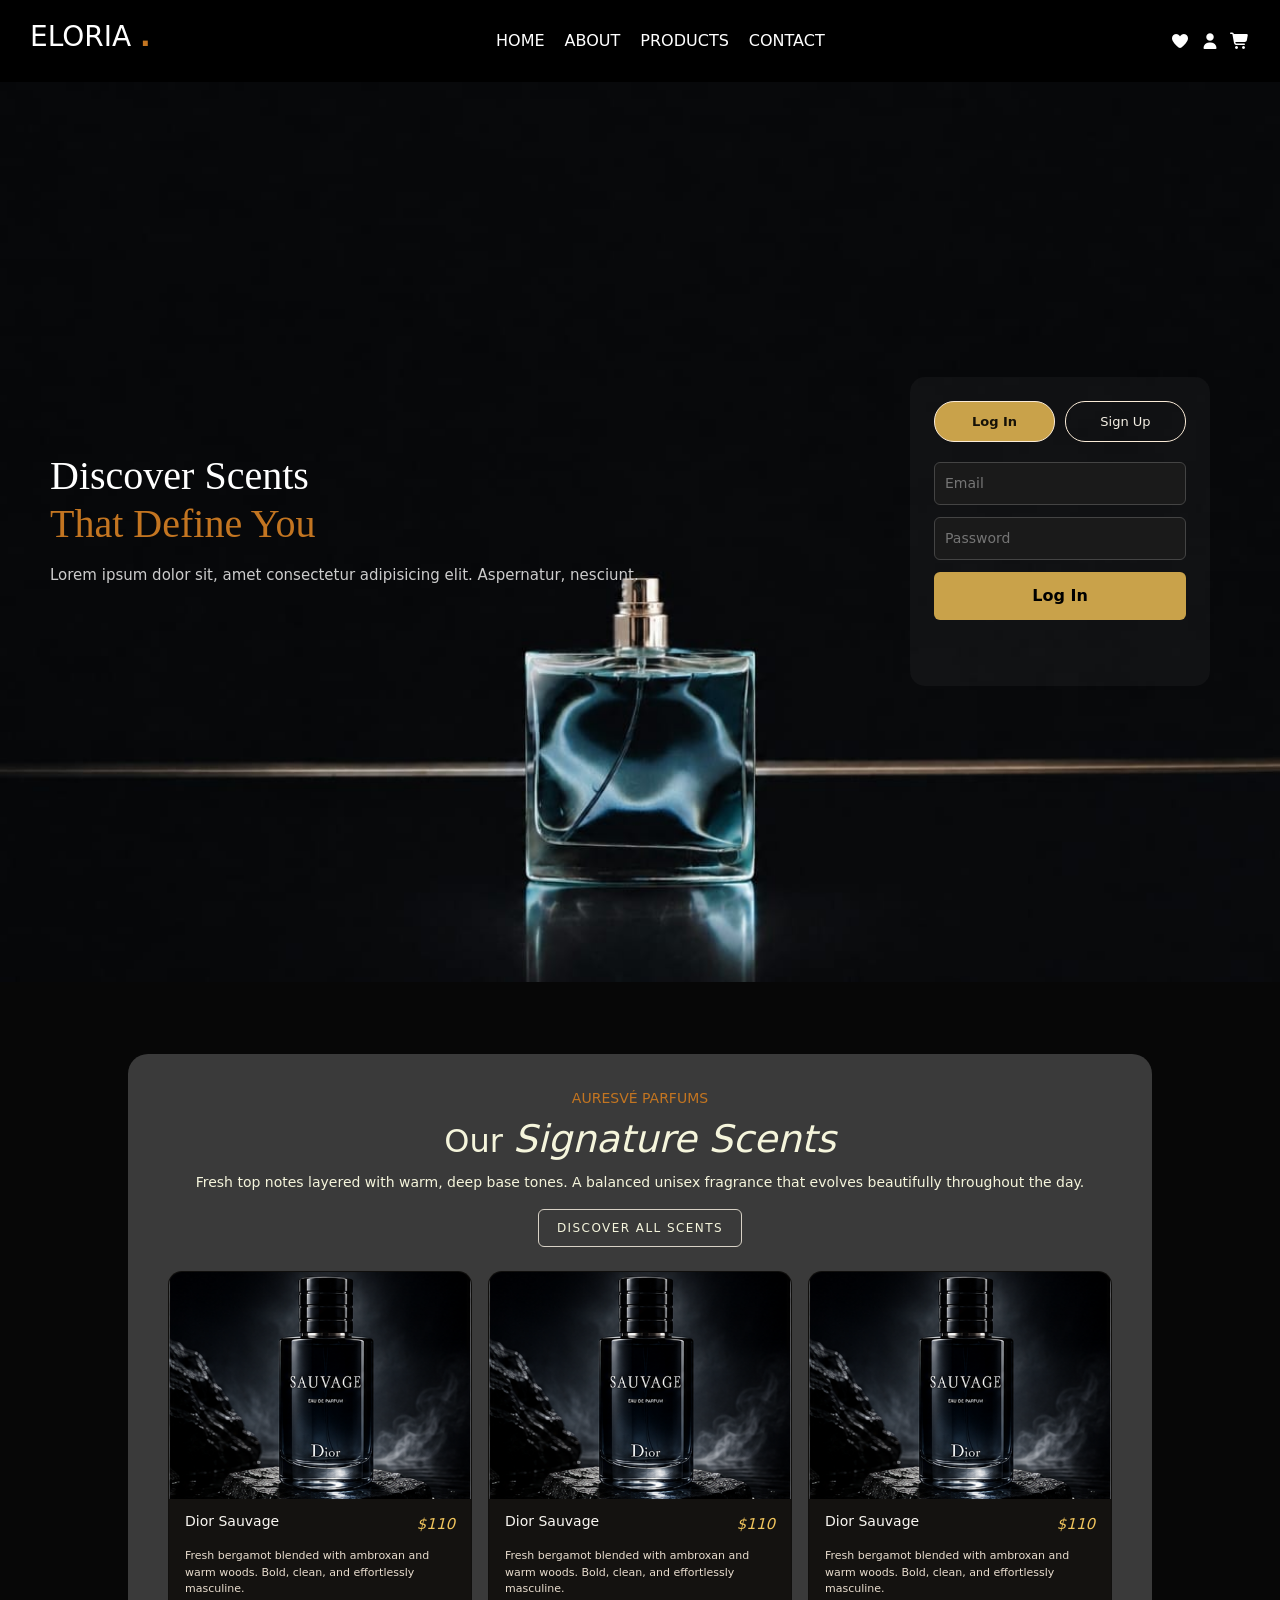
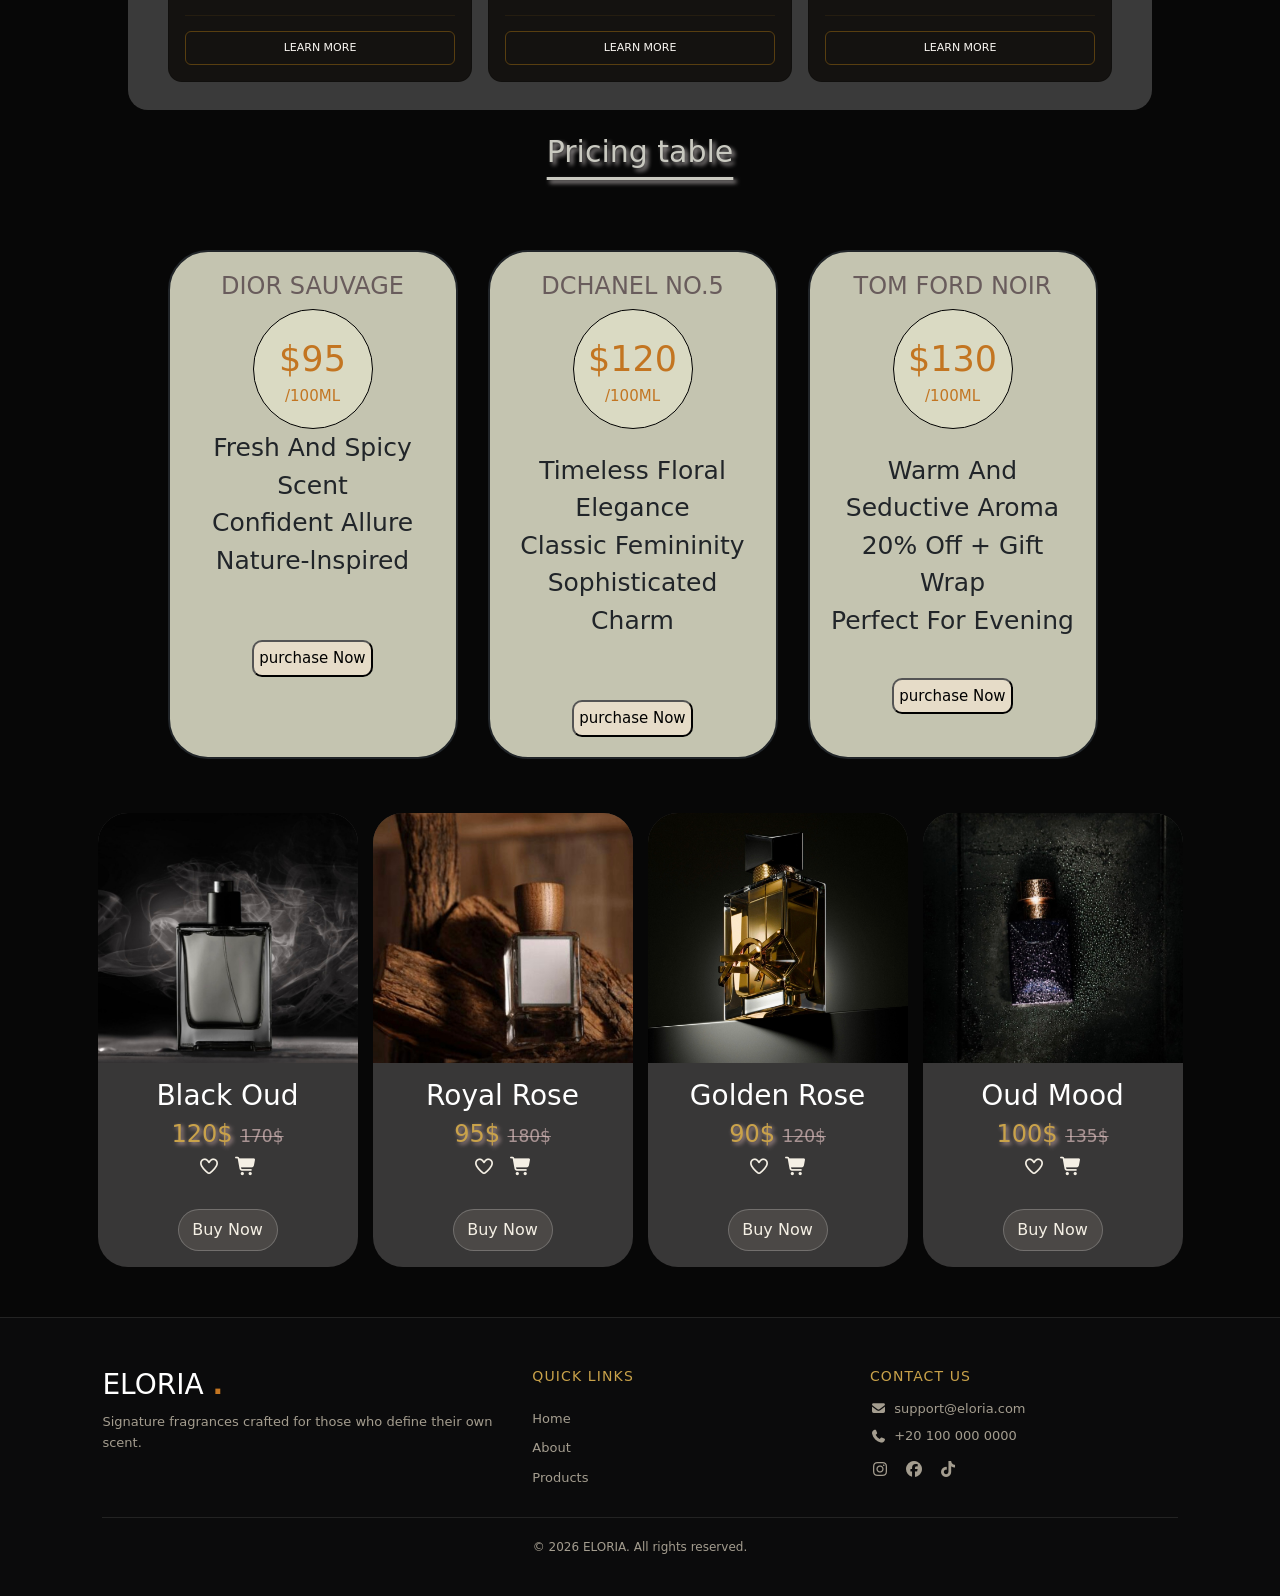
<file: index.html>
<!DOCTYPE html>
<html lang="en">
<head>
    <meta charset="UTF-8">
    <meta name="viewport" content="width=device-width, initial-scale=1.0">
    <title>ELORIA</title>
    <link rel="stylesheet" href="css/all.min.css">
    <link rel="stylesheet" href="css/bootstrap.min.css">
    <link rel="stylesheet" href="style.css">
</head>
<!-- ========================navbar============================================ -->

<body>
    <div class="navbar">
        <h3>ELORIA <span><b> . </b></span></h3>
        <div class="links">
            <a href="#">HOME</a>
            <a href="#about">ABOUT</a>
            <a href="#products">PRODUCTS</a>
            <a href="#footer">CONTACT</a>
        </div>
        <div class="icons">
            <i class="fa-solid fa-heart"></i>
            <i class="fa-solid fa-user"></i>
            <i class="fa-solid fa-cart-shopping"></i>
        </div>
    </div>


    <!-- =========================about======================================= -->
    <main>
        <section class="hero" id="about">
            <img src="images/image_background_about_.jpg.jpeg" alt=" perfume bottle" class="hero__bg">
            <div class="hero__grid">

                <!------- left------>
                <div class="copy">
                    <h1>Discover Scents<br><span>That Define You</span></h1>
                    <p>Lorem ipsum dolor sit, amet consectetur adipisicing elit. Aspernatur, nesciunt.</p>
                </div>

                <!------ right ------->
                <div class="auth">

                    <div class="tabs">
                        <button class="tab active" id="loginTab">Log In</button>
                        <button class="tab" id="signupTab">Sign Up</button>
                    </div>

                    <form id="loginForm" class="form active">
                        <input type="email" placeholder="Email" required>
                        <input type="password" placeholder="Password" required>
                        <button type="submit" class="btn-gold">Log In</button>
                        <p id="loginMsg"></p>
                    </form>

                    <form id="signupForm" class="form">
                        <input type="text" placeholder="Full Name" required>
                        <input type="email" placeholder="Email" required>
                        <input type="password" placeholder="Password" required>
                        <button type="submit" class="btn-gold">Create Account</button>
                        <p id="signupMsg"></p>
                    </form>
                </div>
            </div>
        </section>


        <br>
        <br>
        <br>

        <!-- =============================products=================================================================== -->
        <main>
            <section class="page" id="products">
                <div class="parent">
                    <div class="page_header">
                        <span>Auresvé Parfums</span>
                        <h2>Our <em>Signature Scents</em></h2>
                        <p>
                            Fresh top notes layered with warm, deep base tones. A balanced
                            unisex fragrance that evolves beautifully throughout the day.
                        </p>
                        <a class="btn" href="#">
                            Discover All Scents
                        </a>
                    </div>

                    <div class="cards">

                        <div class="card">
                            <div class="image">

                                <img src="images/dior_sauvage.png" alt="Dior Sauvage bottle">
                            </div>
                            <div class="card_info">
                                <div class="card_top">
                                    <h3>Dior Sauvage</h3>
                                    <span class="price">$110</span>
                                </div>
                                <p>Fresh bergamot blended with ambroxan and warm woods. Bold, clean, and effortlessly
                                    masculine.</p>
                                <hr>
                                <a href="#" class="btn-line">Learn More</a>
                            </div>
                        </div>
                        <div class="card">
                            <div class="image">

                                <img src="images/dior_sauvage.png" alt="Dior Sauvage bottle">
                            </div>
                            <div class="card_info">
                                <div class="card_top">
                                    <h3>Dior Sauvage</h3>
                                    <span class="price">$110</span>
                                </div>
                                <p>Fresh bergamot blended with ambroxan and warm woods. Bold, clean, and effortlessly
                                    masculine.</p>
                                <hr>
                                <a href="#" class="btn-line">Learn More</a>
                            </div>
                        </div>
                        <div class="card">
                            <div class="image">

                                <img src="images/dior_sauvage.png" alt="Dior Sauvage bottle">
                            </div>
                            <div class="card_info">
                                <div class="card_top">
                                    <h3>Dior Sauvage</h3>
                                    <span class="price">$110</span>
                                </div>
                                <p>Fresh bergamot blended with ambroxan and warm woods. Bold, clean, and effortlessly
                                    masculine.</p>
                                <hr>
                                <a href="#" class="btn-line">Learn More</a>
                            </div>
                        </div>
                    </div>
                </div>
            </section>
        </main>

        <!-- =======================================products2======================================== -->



        <section>
            <br>
            <div class="product2">
                <h1>Pricing table</h1>
            </div>
            <div class="barent">
                <div class="card1">
                    <h4>DIOR SAUVAGE</h4>
                    <div class="divPrise">
                        <br>
                        <span class="prise1">$95</span>
                        <br>
                        <span class="prise2">/100ML</span>
                    </div>
                    <p class="active"> Fresh And Spicy Scent <br> Confident Allure <br> Nature-lnspired </p>
                    <br>
                    <br>
                    <button class="but1">purchase Now </button>
                </div>

                <br>
                <div class="card2">
                    <h4>DCHANEL NO.5</h4>
                    <div class="divPrise">
                        <br>
                        <span class="prise1">$120</span>
                        <br>
                        <span class="prise2">/100ML</span>
                    </div>
                    <br>
                    <p> Timeless Floral Elegance <br> Classic Femininity <br> Sophisticated Charm</p>
                    <br>
                    <br>
                    <button class="but1">purchase Now</button>
                </div>
                <br>

                <div class="card3">
                    <h4>TOM FORD NOIR</h4>
                    <div class="divPrise">
                        <br>
                        <span class="prise1">$130</span>
                        <br>
                        <span class="prise2">/100ML</span>
                    </div>
                    <br>
                    <p> Warm And Seductive Aroma <br> 20% Off + Gift Wrap <br> Perfect For Evening </p>

                    <br>
                    <button class="but1">purchase Now</button>
                </div>
                <br>
            </div>
        </section>


        <section>
            <br>
            <div>
            </div>
            <div class="barent2">
                <div class="prod-card">
                    <img src="imgs/image_product_3_.jpg" class="imgcard" alt="...">
                    <div class="card-body">
                        <h3>Black Oud</h3>
                        <h4 class="hprise">120$ <span class="span1">170$</span></h4>
                        <div class="icons">
                            <i class="fa-regular fa-heart heart"></i>
                            <i class="fa-solid fa-cart-shopping cart"></i>
                        </div>
                        <br>
                        <button class="but2">Buy Now</button>
                    </div>
                </div>


                <div class="prod-card">
                    <img src="imgs/image_product_8_.jpg" class="imgcard" alt="...">
                    <div class="card-body">
                        <h3>Royal Rose</h>
                            <h4 class="hprise">95$ <span class="span1">180$</span></h4>
                            <div class="icons">
                                <i class="fa-regular fa-heart heart"></i>
                                <i class="fa-solid fa-cart-shopping cart"></i>
                            </div>
                            <br>
                            <button class="but2">Buy Now</button>
                    </div>
                </div>

                <div class="prod-card">
                    <img src="imgs/image_product_5_.jpg" class="imgcard" alt="...">
                    <div class="card-body">
                        <h3>Golden Rose</h3>
                        <h4 class="hprise">90$ <span class="span1">120$</span></h4>
                        <div class="icons">
                            <i class="fa-regular fa-heart heart"></i>
                            <i class="fa-solid fa-cart-shopping cart"></i>
                        </div>
                        <br>
                        <button class="but2">Buy Now</button>
                    </div>
                </div>

                <div class="prod-card">
                    <img src="imgs/image_product_6_.jpg" class="imgcard" alt="...">
                    <div class="card-body">
                        <h3>Oud Mood</h3>
                        <h4 class="hprise">100$ <span class="span1">135$</span></h4>
                        <div class="icons">
                            <i class="fa-regular fa-heart heart"></i>
                            <i class="fa-solid fa-cart-shopping cart"></i>
                        </div>
                        <br>
                        <button class="but2">Buy Now</button>
                    </div>
                </div>

            </div>


        </section>

        <!-- =======================================footer======================================== -->
        <footer id="footer">
            <div class="footer__grid">
                <div class="footer__brand">
                    <h3>ELORIA <span><b> . </b></span></h3>
                    <p>Signature fragrances crafted for those who define their own scent.</p>
                </div>

                <div class="footer__links">
                    <h4>Quick Links</h4>
                    <a href="#">Home</a>
                    <a href="#about">About</a>
                    <a href="#products">Products</a>
                </div>

                <div class="footer__contact">
                    <h4>Contact Us</h4>
                    <p><i class="fa-solid fa-envelope"></i> support@eloria.com</p>
                    <p><i class="fa-solid fa-phone"></i> +20 100 000 0000</p>
                    <div class="footer__social">
                        <a href="#"><i class="fa-brands fa-instagram"></i></a>
                        <a href="#"><i class="fa-brands fa-facebook"></i></a>
                        <a href="#"><i class="fa-brands fa-tiktok"></i></a>
                    </div>
                </div>
            </div>

            <p class="footer__copy">&copy; 2026 ELORIA. All rights reserved.</p>
        </footer>





        <script src="js/bootstrap.bundle.min.js"></script>
        <script src="js.js"></script>
</body>

</html>
</file>
<file: style.css>
* {
  margin: 0;
  padding: 0;
  box-sizing: border-box;
  transition: all 0.5s linear;
}
html{
  scroll-behavior: smooth;
}
.navbar {
  background-color: black;
  padding: 20px 30px;
  display: flex;
  position: sticky;
  top: 0;
  z-index: 1000;
  flex-flow: row wrap;
  justify-content: space-between;
  align-items: center;
}
.links {
  display: flex;
  gap: 20px;
}
.links a,
h3 {
  text-decoration: none;
  color: white;
}
.links a:hover,
.icons i:hover,
span {
  color: rgb(195, 117, 33);
}
.icons {
  display: flex;
  gap: 10px;
  color: white;
}

@media (max-width: 700px) {
  .navbar {
    flex-direction: column;
    gap: 14px;
    text-align: center;
  }
  .links {
    flex-wrap: wrap;
    justify-content: center;
  }
}/* ===============================About================================ */


* {
  box-sizing: border-box;
}

.hero {
  position: relative;
  min-height: 100vh;
  background-color: #08080a;
  overflow: hidden;
  padding: 50px;
  display: flex;
  align-items: center;
}

.hero__bg {
  position: absolute;
  inset: 0;
  width: 100%;
  height: 100%;
  object-fit: cover;
  object-position: center;
  z-index: 0;
}

.hero__grid {
  position: relative;
  z-index: 2;
  width: 100%;
  max-width: 1400px;
  margin: 0 auto;
  display: grid;
  grid-template-columns: minmax(0, 1fr)  320px;
  align-items: center;
  gap: 40px;
}

.copy h1 {
  font-family: "Playfair Display", serif;
  font-size: 40px;
  color: #fff;
  margin-bottom: 16px;
}

.copy p {
  font-size: 15px;
  color: #ccc;
  margin-bottom: 24px;
}

/* ---------------- Auth panel ---------------- */

.auth {
  background-color: #ffffff09;
  border-radius: 15px;
  padding: 24px;
  width: 300px;
}

.tabs {
  display: flex;
  gap: 10px;
  margin-bottom: 20px;
  align-items: flex-start;
}

.tab {
  flex: 1;
  background: none;
  border: 1px antiquewhite solid;
  color: #f4efe4;
  font-size: 13px;
  padding: 10px;
  border-radius: 20px;
  cursor: pointer;
}
.tab:hover{
  background-color:#1f1f1f ;
  padding: 10px;
  border-radius: 20px;
}

.tab.active {
  background: #c9a24a;
  color: #161208;
  font-weight: bold;
}

.form {
  display: none;
  flex-direction: column;
  gap: 12px;
}

.form.active {
  display: flex;
}

.form input {
  padding: 10px;
  border: 1px solid #444;
  border-radius: 6px;
  background-color: #1a1a1a;
  color: #fff;
  font-size: 14px;
}

.btn-gold {
  background: #c9a24a;
  border: none;
  padding: 12px;
  border-radius: 6px;
  color: #000;
  font-weight: bold;
  cursor: pointer;
}

.btn-gold:hover {
  background: #8f7234;
}

.form p {
  font-size: 12px;
  color: #c9a24a;
  min-height: 14px;
}



/*================Products=====================================*/

* {
  box-sizing: border-box;
  margin: 0;
  padding: 0;
}

body {
  background-color: #050505;
  overflow-x: hidden;
}

.parent {
  width: 80%;
  margin: 0 auto;
  background: #3a3a3a;
  border-radius: 20px;
  padding: 32px 40px 28px;
}

.page_header {
  color: beige;
  text-align: center;
  margin: 0 auto 24px;
}

.page_header span {
  display: inline-block;
  font-size: 14px;
  text-transform: uppercase;
  margin-bottom: 8px;
}

.page_header h2 {
  font-size: 32px;
  margin-bottom: 10px;
}

.page_header em {
  font-style: italic;
  font-size: 38px;
}

.page_header p {
  font-size: 14px;
  margin-bottom: 16px;
}

.page_header .btn {
  display: inline-flex;
  align-items: center;
  padding: 9px 18px;
  border: 1px solid #d8d2c6;
  font-size: 12px;
  letter-spacing: 0.12em;
  text-transform: uppercase;
  color: beige;
  text-decoration: none;
  transition:
    background 0.3s ease,
    color 0.3s ease;
}

.page_header .btn:hover {
  background: black;
  color: #faf7f2;
}

.cards {
  display: grid;
  grid-template-columns: repeat(3,1fr);
  gap: 16px;
}

.card {
  background: #141210;
  border-radius: 14px;
  overflow: hidden;
  flex: 1;
  transition:
    transform 0.35s ease,
    box-shadow 0.35s ease;
}

.card:hover {
  transform: translateY(-6px);
  box-shadow: 0 24px 40px -16px rgba(198, 161, 91, 0.25);
}

.image {
  position: relative;
  padding-top: 75%;
  overflow: hidden;
}

.image img {
  position: absolute;
  top: 0;
  left: 0;
  width: 100%;
  height: 100%;
  object-fit: cover;
  display: block;
  transition: transform 0.6s ease;
}
.card:hover .image img {
  transform: scale(1.06);
}

.card_info {
  padding: 14px 16px 16px;
}

.card_top {
  display: flex;
  justify-content: space-between;
}

.card_top h3 {
  font-size: 14px;
  color: #faf7f2;
}

.price {
  font-size: 15px;
  font-style: italic;
  color: #f1c55d;
}

.card_info p {
  font-size: 11px;
  color: #e9ddce;
  margin-bottom: 17px;
  margin-top: 11px;
}

.card_info hr {
  border: none;
  border-top: 1px solid #583e10;
  margin-bottom: 15px;
}

.btn-line {
  display: block;
  text-align: center;
  padding: 8px;
  border: 1px solid #583e10;
  border-radius: 6px;
  font-size: 11px;
  text-transform: uppercase;
  color: #faf7f2;
  text-decoration: none;
  transition:
    background 0.3s ease,
    color 0.3s ease,
    border-color 0.3s ease;
}

.btn-line:hover {
  background: #faf7f2;
  border-color: #faf7f2;
  color: #141210;
}


/*======================products2===========================*/

body {
  background-color: rgb(0, 0, 0, 0.973);
  background-size: cover;
  background-position: center;
}

.product2 h1 {
  text-align: center;
  font-size: 30px;
  text-decoration: underline;
  text-underline-offset: 15px;
  color: rgb(201, 201, 192);
  text-shadow: 3px 3px 4px #aaa4a4;
}

.barent {
  display: flex;
  flex-wrap: wrap;
  justify-content: center;
  gap: 15px;
  text-align: center;
  margin-top: 80px;
  padding: 0 20px;
  transition: all 2s;
}
.barent2 {
  display: flex;
  flex-wrap: wrap;
  justify-content: center;
  gap: 15px;
  margin-top: 30px;
  margin-bottom: 50px;
  padding: 0 20px;
}
.card1,
.card2,
.card3 {
  width: 290px;
  max-width: 100%;
  background-color: rgba(245, 245, 220, 0.795);
  border: 2px solid;
  border-radius: 40px;
  text-align: center;
  font-size: 15px;
  gap: 20px;
  padding: 20px;
}

.divPrise {
  width: 120px;
  height: 120px;
  background-color: rgba(245, 245, 220, 0.442);
  border: solid black 1px;
  border-radius: 50%;
  text-align: center;
  margin: auto;
}

.divPrise:hover {
  background-color: rgba(255, 255, 255, 0.395);
  transition: all 1.5s;
}
.prise1 {
  font-size: 35px;
}
.prise2 {
  font-size: 15px;
}

.prise1:hover {
  font-size: 40px;
}
h4 {
  color: #695c5c;
}

.card1 p,.card2 p,.card3 p {
  font-size: 25px;
}

.card1 p:hover,.card2 p:hover,.card3 p:hover {
  font-size: 27px;
}
.card1.active {
  margin-top: 30px;
}
.card1:hover {
  background-image: url(../imgs/WhatsApp\ Image\ 2026-02-17\ at\ 11.44.02\ AM\ \(3\).jpeg);
}

.card1:hover,
.card2:hover,
.card3:hover {
  background-size: cover;
  background-position: center;
  color: rgb(255, 255, 255);
  font-size: 15px;
  transition: all 5s;
}
.card2:hover {
  background-image: url(../imgs/WhatsApp\ Image\ 2026-02-17\ at\ 11.44.02\ AM\ \(2\).jpeg);
}
.card3:hover {
  background-image: url(../imgs/WhatsApp\ Image\ 2026-02-17\ at\ 11.44.02\ AM\ \(4\).jpeg);
}
.but1 {
  background-color: rgba(250, 235, 215, 0.629);
  border-radius: 10px;
  padding: 5px;
}
.but1:hover {
  width: 130px;
  height: 50px;
  color: #fff;
  background-color: rgba(61, 61, 66, 0.236);
  border-radius: 20px;
  transition: all 3s;
}

.imgcard {
  width: 100%;
  height: 250px;
  border-radius: 30px 30px 0 0;
  object-fit: cover;
  display: block;
}
.imgcard:hover {
  transform: scale(1.05);
  transition: trasform 0.6s ease;
}

.prod-card {
  width: 260px;
  height: 100%;
  object-fit: cover;
  border-radius: 30px;
  display: block;
  background-color: #383737;
}

.prod-card .card-body {
  padding: 16px;
  text-align: center;
  color: #f4efe4;
}

.prod-card .icons {
  display: flex;
  justify-content: center;
  gap: 14px;
  margin-top: 8px;
  font-size: 18px;
}

.prod-card .heart {
  cursor: pointer;
  color: #f4efe4;
}

.prod-card .heart.liked {
  color: #e05656;
}

.prod-card .cart {
  cursor: pointer;
  color: #f4efe4;
}

.prod-card .cart.added {
  color: #c9a24a;
}

.but2 {
  width: 100px;
  /* height: 50px; */
  border-radius: 30px;
  background-color: #faebd719;
  color: #f4efe4;
  border: 1px solid #adaba866;
  padding: 8px 0;
  margin: 10px auto 0;
  display: block;
  cursor: pointer;
}
.but2:hover {
  width: 120px;
  background-color: rgba(117, 117, 130, 0.367);
  transition: all 1.5s;
}

.span1 {
  font-size: 17px;
  text-decoration: line-through;
  color: #e3c3c369;
  text-shadow: 0 0 0;
}

.hprise {
  color: #c9a24a;
  text-shadow: 2px 2px 4px #b79b9b;
}

.discount {
  background-color: red;
  color: white;
  width: 60px;
  height: 30px;
  display: flex;
  align-items: center;
  justify-content: center;
  font-weight: bold;
  border-radius: 8px;
}

/* ----------------------------Footer----------------------------------- */

footer#footer {
  background-color: #0b0b0c;
  border-top: 1px solid var(--panel-line, rgba(245, 241, 232, 0.1));
  padding: 50px 8vw 24px;
  color: var(--ink, #f4efe4);
}

.footer__grid {
  display: grid;
  grid-template-columns: 1.3fr 1fr 1fr;
  gap: 30px;
  max-width: 1200px;
  margin: 0 auto 30px;
}

.footer__brand h3 {
  color: #fff;
  margin-bottom: 10px;
}

.footer__brand p {
  font-size: 13px;
  color: var(--ink-dim, #a49d8f);
  line-height: 1.6;
}

.footer__links h4,
.footer__contact h4 {
  color: var(--gold, #c9a24a);
  font-size: 14px;
  text-transform: uppercase;
  letter-spacing: 0.08em;
  margin-bottom: 14px;
}

.footer__links {
  display: flex;
  flex-direction: column;
  gap: 10px;
}

.footer__links a,
.footer__contact p {
  color: var(--ink-dim, #a49d8f);
  text-decoration: none;
  font-size: 13px;
}

.footer__links a:hover {
  color: var(--gold, #c9a24a);
}

.footer__contact p {
  margin-bottom: 8px;
  display: flex;
  align-items: center;
  gap: 8px;
}

.footer__social {
  display: flex;
  gap: 14px;
  margin-top: 12px;
  font-size: 16px;
}

.footer__social a {
  color: var(--ink-dim, #a49d8f);
  text-decoration: none;
}

.footer__social a:hover {
  color: var(--gold, #c9a24a);
}

.footer__copy {
  text-align: center;
  font-size: 12px;
  color: var(--ink-dim, #a49d8f);
  padding-top: 20px;
  border-top: 1px solid var(--panel-line, rgba(245, 241, 232, 0.1));
}






/*===============responsev===================*/


@media (max-width: 760px) {
  .hero {
    padding: 40px 6vw 110px;
  }

  .hero__grid {
    grid-template-columns: 1fr;
    gap: 30px;
    text-align: center;
  }
  .copy {
    margin-inline: auto;
  }
  .auth {
    max-width: 300px;
    width: 100%;
    margin: 0 auto;
    text-align: left;
    background-color: #181717;
  }
  .cards{
    grid-template-columns: 1fr;
  }
}
</file>
